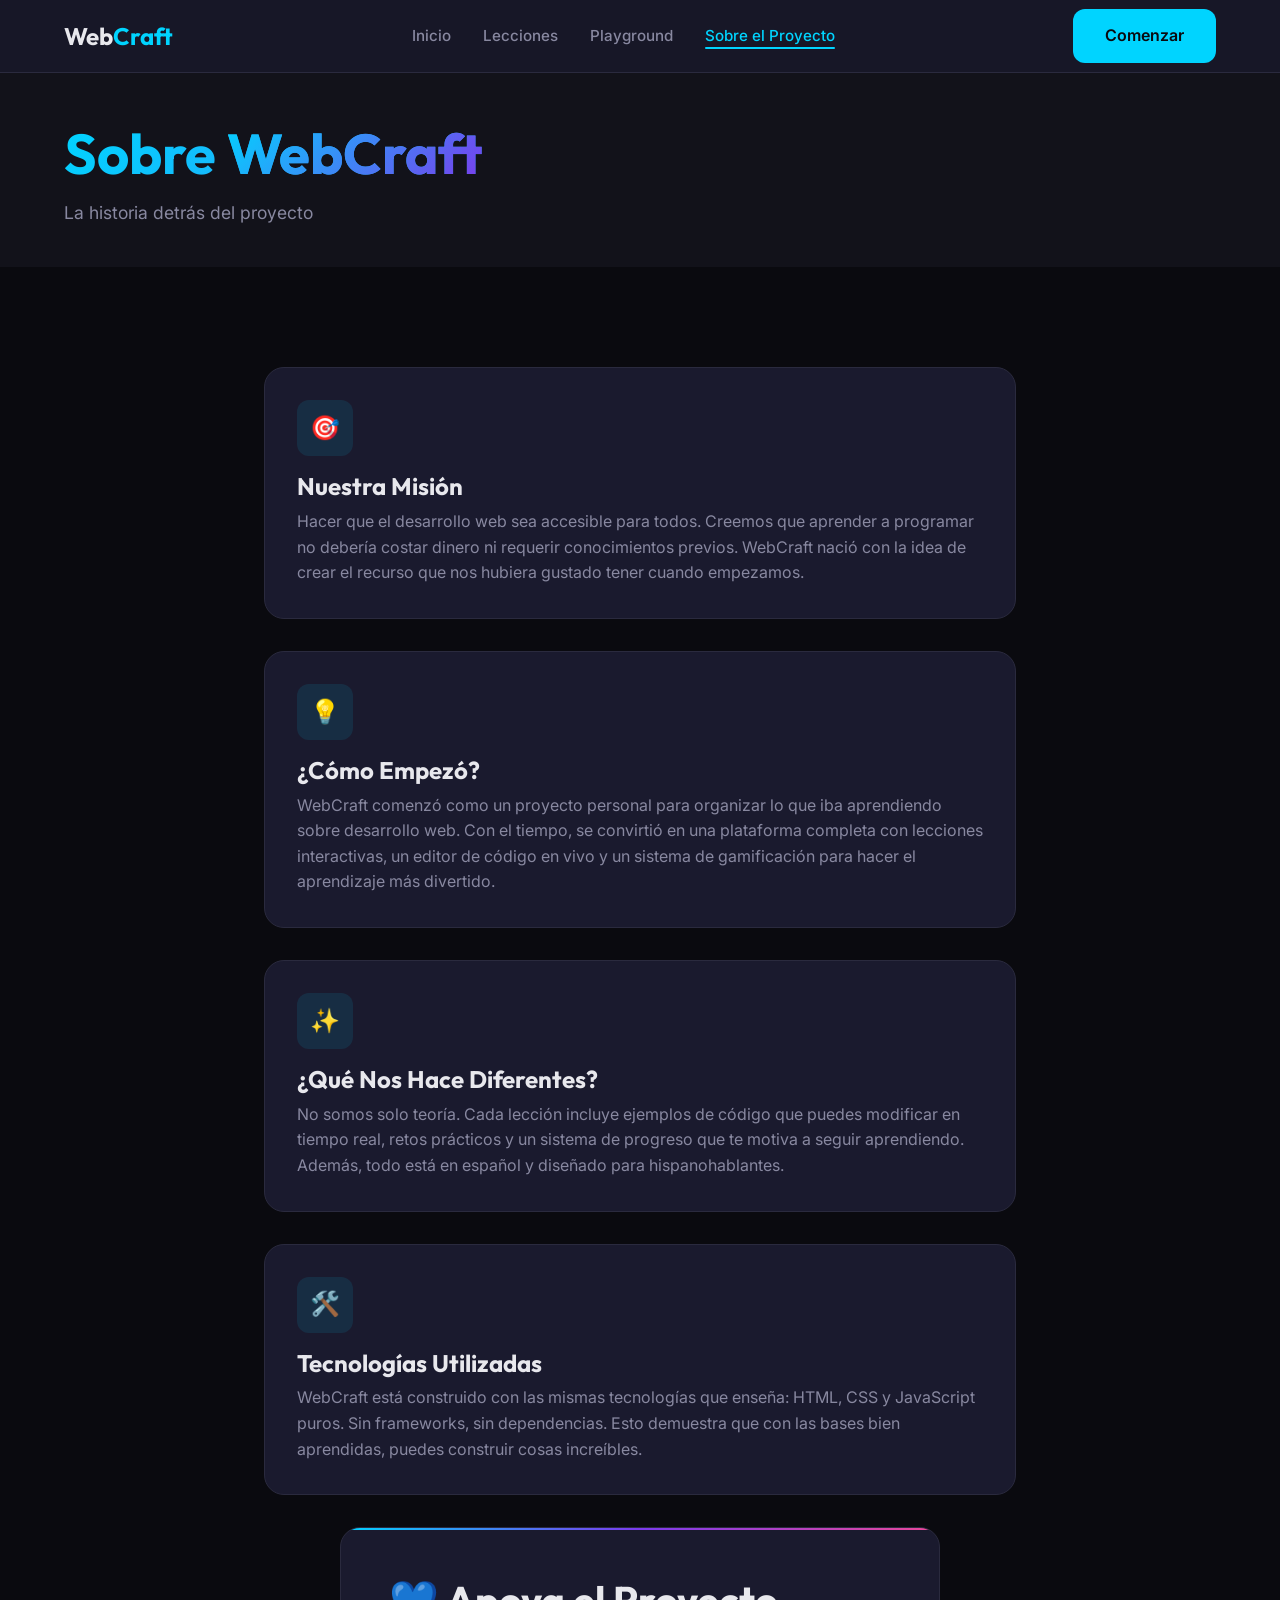
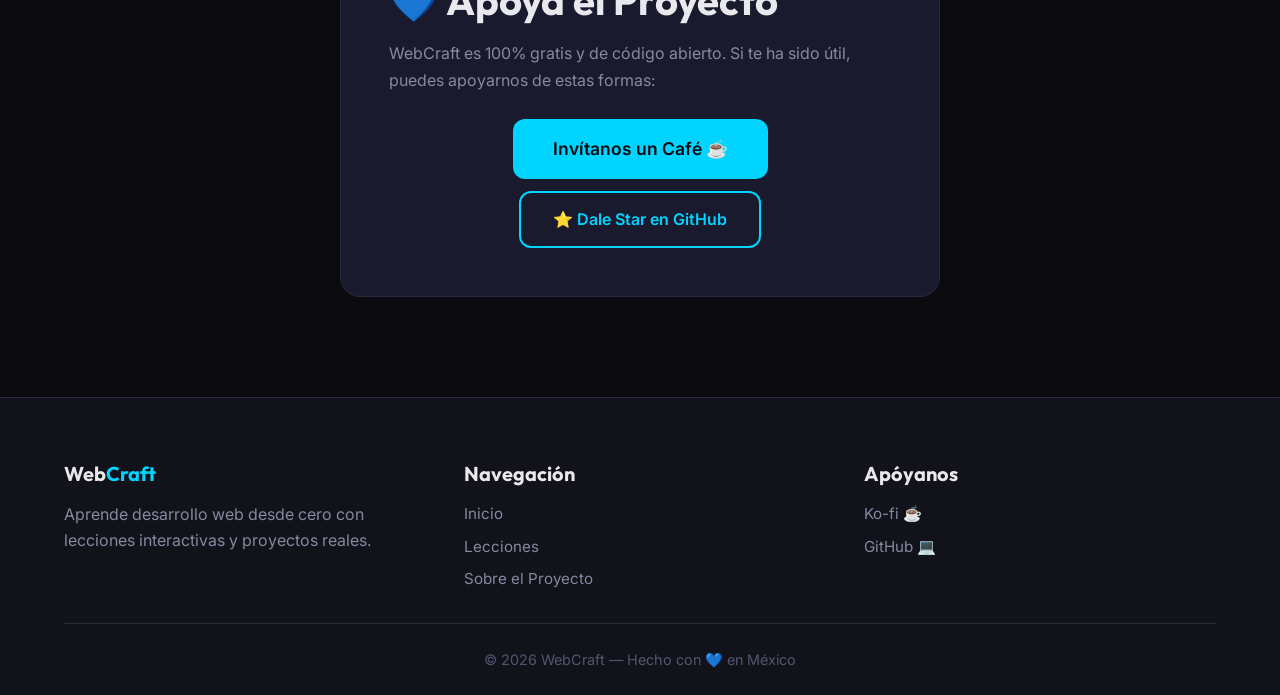
<file: about.html>
<!DOCTYPE html>
<html lang="es">
<head>
  <meta charset="UTF-8">
  <meta name="viewport" content="width=device-width, initial-scale=1.0">
  <meta name="description" content="Conoce la historia detrás de WebCraft, una plataforma gratuita para aprender desarrollo web.">
  <meta property="og:title" content="Sobre el Proyecto — WebCraft">
  <meta property="og:description" content="Conoce la historia detrás de WebCraft, una plataforma gratuita para aprender desarrollo web.">
  <meta property="og:type" content="website">
  <meta property="og:image" content="https://martin08339.github.io/webcraft/preview.png">
  <meta property="og:url" content="https://martin08339.github.io/webcraft/">
  
  <title>Sobre el Proyecto — WebCraft</title>
  <link rel="icon" href="data:image/svg+xml,<svg xmlns='http://www.w3.org/2000/svg' viewBox='0 0 100 100'><text y='.9em' font-size='90'>🌐</text></svg>">
  <link rel="stylesheet" href="css/styles.css">
  <link rel="stylesheet" href="css/components.css">
  <link rel="stylesheet" href="css/responsive.css">
</head>
<body>
  <header class="header" id="header">
    <nav class="nav container">
      <a href="index.html" class="nav-logo">Web<span>Craft</span></a>
      <ul class="nav-links" id="navLinks">
        <li><a href="index.html">Inicio</a></li>
        <li><a href="lecciones.html">Lecciones</a></li>
        <li><a href="playground.html">Playground</a></li>
        <li><a href="about.html" class="active">Sobre el Proyecto</a></li>
      </ul>
      <a href="lecciones.html" class="btn btn-primary nav-cta">Comenzar</a>
      <button class="hamburger" id="hamburger" aria-label="Menú">
        <span></span><span></span><span></span>
      </button>
    </nav>
  </header>

  <section class="lesson-header">
    <div class="container">
      <h1 class="animate-on-scroll">Sobre <span class="gradient-text">WebCraft</span></h1>
      <p style="color: var(--text-secondary); margin-top: 12px; font-size: 1.1rem;" class="animate-on-scroll">La historia detrás del proyecto</p>
    </div>
  </section>

  <section class="section">
    <div class="container" style="max-width: 800px;">
      <div class="feature-card animate-on-scroll" style="margin-bottom: 32px;">
        <div class="feature-icon">🎯</div>
        <h3>Nuestra Misión</h3>
        <p>Hacer que el desarrollo web sea accesible para todos. Creemos que aprender a programar no debería costar dinero ni requerir conocimientos previos. WebCraft nació con la idea de crear el recurso que nos hubiera gustado tener cuando empezamos.</p>
      </div>

      <div class="feature-card animate-on-scroll" style="margin-bottom: 32px;">
        <div class="feature-icon">💡</div>
        <h3>¿Cómo Empezó?</h3>
        <p>WebCraft comenzó como un proyecto personal para organizar lo que iba aprendiendo sobre desarrollo web. Con el tiempo, se convirtió en una plataforma completa con lecciones interactivas, un editor de código en vivo y un sistema de gamificación para hacer el aprendizaje más divertido.</p>
      </div>

      <div class="feature-card animate-on-scroll" style="margin-bottom: 32px;">
        <div class="feature-icon">✨</div>
        <h3>¿Qué Nos Hace Diferentes?</h3>
        <p>No somos solo teoría. Cada lección incluye ejemplos de código que puedes modificar en tiempo real, retos prácticos y un sistema de progreso que te motiva a seguir aprendiendo. Además, todo está en español y diseñado para hispanohablantes.</p>
      </div>

      <div class="feature-card animate-on-scroll" style="margin-bottom: 32px;">
        <div class="feature-icon">🛠️</div>
        <h3>Tecnologías Utilizadas</h3>
        <p>WebCraft está construido con las mismas tecnologías que enseña: HTML, CSS y JavaScript puros. Sin frameworks, sin dependencias. Esto demuestra que con las bases bien aprendidas, puedes construir cosas increíbles.</p>
      </div>

      <div class="donate-card animate-on-scroll">
        <h2>💙 Apoya el Proyecto</h2>
        <p class="mt-2" style="color: var(--text-secondary); line-height: 1.7;">WebCraft es 100% gratis y de código abierto. Si te ha sido útil, puedes apoyarnos de estas formas:</p>
        <div style="display: flex; flex-direction: column; gap: 12px; margin-top: 24px; align-items: center;">
          <a href="https://ko-fi.com/webcraft_dev" target="_blank" rel="noopener noreferrer" class="btn btn-primary">Invítanos un Café ☕</a>
          <a href="https://github.com/martin08339/webcraft" target="_blank" rel="noopener noreferrer" class="btn btn-secondary">⭐ Dale Star en GitHub</a>
        </div>
      </div>
    </div>
  </section>

  <footer class="footer">
    <div class="container">
      <div class="footer-grid">
        <div class="footer-col">
          <h4>Web<span style="color: var(--accent-cyan)">Craft</span></h4>
          <p style="color: var(--text-secondary); margin-top: 8px; line-height: 1.6;">Aprende desarrollo web desde cero con lecciones interactivas y proyectos reales.</p>
        </div>
        <div class="footer-col">
          <h4>Navegación</h4>
          <a href="index.html">Inicio</a>
          <a href="lecciones.html">Lecciones</a>
          <a href="about.html">Sobre el Proyecto</a>
        </div>
        <div class="footer-col">
          <h4>Apóyanos</h4>
          <a href="https://ko-fi.com/webcraft_dev" target="_blank" rel="noopener noreferrer">Ko-fi ☕</a>
          <a href="https://github.com/martin08339/webcraft" target="_blank" rel="noopener noreferrer">GitHub 💻</a>
        </div>
      </div>
      <div class="footer-bottom">
        <p>© 2026 WebCraft — Hecho con 💙 en México</p>
      </div>
    </div>
  </footer>

  <script src="js/lessons.js"></script>
  <script src="js/progress.js"></script>
  <script src="js/badges.js"></script>
  <script src="js/editor.js"></script>
  <script src="js/sounds.js"></script>
  <script src="js/main.js"></script>
</body>
</html>
</file>
<file: css/styles.css>
/* ============================================
   WebCraft - Main Design System
   Premium Dark Theme for Web Development Learning
   ============================================ */

/* ---------- Google Fonts ---------- */
@import url('https://fonts.googleapis.com/css2?family=Fira+Code:wght@400;500&family=Inter:wght@400;500&family=Outfit:wght@400;500;600;700&display=swap');

/* ============================================
   CSS Custom Properties (Design Tokens)
   ============================================ */
:root {
  /* Backgrounds */
  --bg-primary: #0a0a0f;
  --bg-secondary: #12121a;
  --bg-card: #1a1a2e;
  --bg-card-hover: #1e1e36;

  /* Accent Colors */
  --accent-cyan: #00d4ff;
  --accent-purple: #7c3aed;
  --accent-pink: #ec4899;
  --accent-green: #10b981;

  /* Text Colors */
  --text-primary: #e8e8ed;
  --text-secondary: #8888a0;
  --text-muted: #555570;

  /* Semantic Colors */
  --danger: #ef4444;
  --warning: #f59e0b;

  /* Borders & Shadows */
  --border: #2a2a3e;
  --shadow: 0 4px 24px rgba(0, 0, 0, 0.4);
  --glass: rgba(26, 26, 46, 0.7);

  /* Radii */
  --radius: 12px;
  --radius-lg: 20px;

  /* Transitions */
  --transition: all 0.3s ease;
}

[data-theme="light"] {
  /* Backgrounds */
  --bg-primary: #f8fafc;
  --bg-secondary: #ffffff;
  --bg-card: #f1f5f9;
  --bg-card-hover: #e2e8f0;

  /* Accent Colors (Slightly adjusted for light mode if needed) */
  --accent-cyan: #0284c7; /* Darker cyan for readability */
  --accent-purple: #6d28d9;
  --accent-pink: #db2777;
  --accent-green: #059669;

  /* Text Colors */
  --text-primary: #0f172a;
  --text-secondary: #475569;
  --text-muted: #64748b;

  /* Borders & Shadows */
  --border: #cbd5e1;
  --shadow: 0 4px 12px rgba(0, 0, 0, 0.05);
  --glass: rgba(255, 255, 255, 0.8);
}

/* ============================================
   Global Reset
   ============================================ */
*,
*::before,
*::after {
  box-sizing: border-box;
  margin: 0;
  padding: 0;
}

html {
  scroll-behavior: smooth;
}

body {
  background-color: var(--bg-primary);
  color: var(--text-primary);
  font-family: 'Inter', -apple-system, BlinkMacSystemFont, 'Segoe UI', sans-serif;
  line-height: 1.6;
  -webkit-font-smoothing: antialiased;
  -moz-osx-font-smoothing: grayscale;
  overflow-x: hidden;
}

/* ============================================
   Typography
   ============================================ */
h1, h2, h3, h4, h5, h6 {
  font-family: 'Outfit', sans-serif;
  color: var(--text-primary);
  line-height: 1.2;
  font-weight: 700;
}

h1 {
  font-size: 3.5rem;
  background: linear-gradient(135deg, var(--accent-cyan), var(--accent-purple));
  -webkit-background-clip: text;
  background-clip: text;
  -webkit-text-fill-color: transparent;
}

h2 {
  font-size: 2.5rem;
}

h3 {
  font-size: 1.5rem;
}

h4 {
  font-size: 1.25rem;
}

h5 {
  font-size: 1.1rem;
}

h6 {
  font-size: 1rem;
}

/* Gradient text utility */
.gradient-text {
  background: linear-gradient(135deg, var(--accent-cyan), var(--accent-purple));
  -webkit-background-clip: text;
  background-clip: text;
  -webkit-text-fill-color: transparent;
}

a {
  color: var(--accent-cyan);
  text-decoration: none;
  transition: var(--transition);
}

a:hover {
  color: var(--accent-purple);
}

/* ============================================
   Layout
   ============================================ */
.container {
  max-width: 1200px;
  margin: 0 auto;
  padding: 0 24px;
}

.section {
  padding: 100px 0;
}

.section-title {
  text-align: center;
  font-size: 2.5rem;
  margin-bottom: 12px;
  background: linear-gradient(135deg, var(--accent-cyan), var(--accent-purple));
  -webkit-background-clip: text;
  background-clip: text;
  -webkit-text-fill-color: transparent;
}

.section-subtitle {
  text-align: center;
  color: var(--text-secondary);
  font-size: 1.1rem;
  max-width: 600px;
  margin: 0 auto 48px;
}

/* Grid system */
.grid-2 {
  display: grid;
  grid-template-columns: repeat(2, 1fr);
  gap: 24px;
}

.grid-3 {
  display: grid;
  grid-template-columns: repeat(3, 1fr);
  gap: 24px;
}

.grid-4 {
  display: grid;
  grid-template-columns: repeat(4, 1fr);
  gap: 24px;
}

/* ============================================
   Header & Navigation
   ============================================ */
.header {
  position: fixed;
  top: 0;
  left: 0;
  width: 100%;
  z-index: 1000;
  background: var(--glass);
  backdrop-filter: blur(20px);
  -webkit-backdrop-filter: blur(20px);
  border-bottom: 1px solid var(--border);
  transition: var(--transition);
}

.header.scrolled {
  background: rgba(10, 10, 15, 0.92);
  box-shadow: 0 2px 20px rgba(0, 0, 0, 0.3);
}

.nav {
  display: flex;
  justify-content: space-between;
  align-items: center;
  height: 72px;
}

.nav-logo {
  font-family: 'Outfit', sans-serif;
  font-weight: 700;
  font-size: 1.5rem;
  color: var(--text-primary);
}

.nav-logo span {
  color: var(--accent-cyan);
}

.nav-links {
  display: flex;
  gap: 32px;
  list-style: none;
  align-items: center;
}

.nav-links a {
  color: var(--text-secondary);
  font-size: 0.95rem;
  font-weight: 500;
  transition: var(--transition);
  position: relative;
}

.nav-links a:hover {
  color: var(--text-primary);
}

.nav-links a.active {
  color: var(--accent-cyan);
}

.nav-links a.active::after {
  content: '';
  position: absolute;
  bottom: -4px;
  left: 0;
  width: 100%;
  height: 2px;
  background: var(--accent-cyan);
  border-radius: 2px;
}

.nav-cta {
  background: var(--accent-cyan);
  color: #0a0a0f;
  padding: 10px 24px;
  border-radius: var(--radius);
  font-weight: 600;
  font-size: 0.9rem;
  border: none;
  cursor: pointer;
  transition: var(--transition);
  font-family: 'Inter', sans-serif;
}

.nav-cta:hover {
  box-shadow: 0 0 20px rgba(0, 212, 255, 0.3);
  transform: translateY(-1px);
}

/* Hamburger menu - hidden by default */
.hamburger {
  display: none;
  flex-direction: column;
  gap: 5px;
  cursor: pointer;
  background: none;
  border: none;
  padding: 4px;
}

.hamburger span {
  display: block;
  width: 24px;
  height: 2px;
  background: var(--text-primary);
  border-radius: 2px;
  transition: var(--transition);
}

/* ============================================
   Hero Section
   ============================================ */
.hero {
  min-height: 100vh;
  display: flex;
  align-items: center;
  justify-content: center;
  position: relative;
  overflow: hidden;
}

.hero::before {
  content: '';
  position: absolute;
  top: -50%;
  left: -50%;
  width: 200%;
  height: 200%;
  background: radial-gradient(
    ellipse at 30% 50%,
    rgba(0, 212, 255, 0.08) 0%,
    rgba(124, 58, 237, 0.06) 30%,
    rgba(236, 72, 153, 0.04) 60%,
    transparent 80%
  );
  animation: gradient 15s ease infinite;
  z-index: 0;
}

.hero-content {
  position: relative;
  z-index: 1;
  text-align: center;
  max-width: 800px;
  padding: 0 24px;
}

.hero h1 {
  font-size: clamp(2.5rem, 5vw, 4rem);
  margin-bottom: 20px;
  line-height: 1.1;
}

.hero p {
  font-size: 1.2rem;
  color: var(--text-secondary);
  max-width: 600px;
  margin: 0 auto;
  line-height: 1.7;
}

.hero-buttons {
  display: flex;
  gap: 16px;
  justify-content: center;
  margin-top: 32px;
  flex-wrap: wrap;
}

/* ============================================
   Buttons
   ============================================ */
.btn {
  padding: 14px 32px;
  border-radius: var(--radius);
  font-weight: 600;
  cursor: pointer;
  transition: var(--transition);
  font-size: 1rem;
  border: none;
  font-family: 'Inter', sans-serif;
  display: inline-flex;
  align-items: center;
  gap: 8px;
}

.btn:hover {
  transform: translateY(-2px);
}

.btn-primary {
  background: var(--accent-cyan);
  color: #0a0a0f;
}

.btn-primary:hover {
  box-shadow: 0 0 30px rgba(0, 212, 255, 0.4), 0 0 60px rgba(0, 212, 255, 0.15);
}

.btn-secondary {
  background: transparent;
  border: 2px solid var(--accent-cyan);
  color: var(--accent-cyan);
}

.btn-secondary:hover {
  background: rgba(0, 212, 255, 0.1);
}

.btn-ghost {
  background: transparent;
  color: var(--text-secondary);
}

.btn-ghost:hover {
  color: var(--text-primary);
}

/* ============================================
   Stats Section
   ============================================ */
.stats {
  display: flex;
  justify-content: center;
  gap: 64px;
  padding: 48px 0;
}

.stat-item {
  text-align: center;
}

.stat-number {
  font-size: 2.5rem;
  font-weight: 700;
  color: var(--accent-cyan);
  font-family: 'Outfit', sans-serif;
  line-height: 1;
}

.stat-label {
  color: var(--text-secondary);
  margin-top: 4px;
  font-size: 0.95rem;
}

/* ============================================
   Feature Cards
   ============================================ */
.features-grid {
  display: grid;
  grid-template-columns: repeat(3, 1fr);
  gap: 24px;
}

.feature-card {
  background: var(--bg-card);
  padding: 32px;
  border-radius: var(--radius-lg);
  border: 1px solid var(--border);
  transition: var(--transition);
  position: relative;
  overflow: hidden;
}

.feature-card:hover {
  transform: translateY(-4px);
  border-color: rgba(0, 212, 255, 0.3);
  box-shadow: 0 8px 32px rgba(0, 0, 0, 0.3);
}

.feature-card::before {
  content: '';
  position: absolute;
  top: 0;
  left: 0;
  width: 100%;
  height: 2px;
  background: linear-gradient(90deg, var(--accent-cyan), var(--accent-purple), var(--accent-pink));
  opacity: 0;
  transition: var(--transition);
}

.feature-card:hover::before {
  opacity: 1;
}

.feature-icon {
  width: 56px;
  height: 56px;
  border-radius: 12px;
  background: rgba(0, 212, 255, 0.1);
  display: flex;
  align-items: center;
  justify-content: center;
  font-size: 24px;
  margin-bottom: 16px;
}

.feature-card h3 {
  margin-bottom: 8px;
}

.feature-card p {
  color: var(--text-secondary);
  line-height: 1.6;
}

/* ============================================
   Steps / How It Works
   ============================================ */
.steps {
  display: flex;
  gap: 32px;
  align-items: flex-start;
}

.step {
  flex: 1;
  text-align: center;
  position: relative;
}

.step-number {
  width: 48px;
  height: 48px;
  border-radius: 50%;
  background: var(--accent-purple);
  color: white;
  font-weight: 700;
  font-size: 1.2rem;
  margin: 0 auto 16px;
  display: flex;
  align-items: center;
  justify-content: center;
  font-family: 'Outfit', sans-serif;
}

/* Connector line between steps */
.step::after {
  content: '';
  position: absolute;
  top: 24px;
  left: calc(50% + 32px);
  width: calc(100% - 64px);
  height: 2px;
  background: linear-gradient(90deg, var(--accent-purple), var(--accent-cyan));
  opacity: 0.3;
}

.step:last-child::after {
  display: none;
}

.step h3 {
  margin-bottom: 8px;
  font-size: 1.15rem;
}

.step p {
  color: var(--text-secondary);
  font-size: 0.95rem;
  line-height: 1.5;
}

/* ============================================
   Footer
   ============================================ */
.footer {
  background: var(--bg-secondary);
  padding: 64px 0 24px;
  border-top: 1px solid var(--border);
}

.footer-grid {
  display: grid;
  grid-template-columns: repeat(3, 1fr);
  gap: 48px;
}

.footer-col h4 {
  margin-bottom: 16px;
  color: var(--text-primary);
  font-family: 'Outfit', sans-serif;
}

.footer-col a {
  display: block;
  color: var(--text-secondary);
  margin-bottom: 8px;
  font-size: 0.95rem;
  transition: var(--transition);
}

.footer-col a:hover {
  color: var(--accent-cyan);
  transform: translateX(4px);
}

.footer-bottom {
  text-align: center;
  padding-top: 24px;
  margin-top: 24px;
  border-top: 1px solid var(--border);
  color: var(--text-muted);
  font-size: 0.9rem;
}

/* ============================================
   Donation Section
   ============================================ */
.donate-section {
  text-align: center;
  padding: 80px 0;
  position: relative;
}

.donate-card {
  background: var(--bg-card);
  max-width: 600px;
  margin: 0 auto;
  padding: 48px;
  border-radius: var(--radius-lg);
  border: 1px solid var(--border);
  position: relative;
  overflow: hidden;
}

.donate-card::before {
  content: '';
  position: absolute;
  top: 0;
  left: 0;
  width: 100%;
  height: 2px;
  background: linear-gradient(90deg, var(--accent-cyan), var(--accent-purple), var(--accent-pink));
}

.donate-card h2 {
  margin-bottom: 12px;
}

.donate-card p {
  color: var(--text-secondary);
  margin-bottom: 24px;
  line-height: 1.6;
}

.donate-card .btn-primary {
  font-size: 1.1rem;
  padding: 16px 40px;
}

/* ============================================
   Keyframe Animations
   ============================================ */

/* Fade in from below */
@keyframes fadeInUp {
  from {
    opacity: 0;
    transform: translateY(30px);
  }
  to {
    opacity: 1;
    transform: translateY(0);
  }
}

/* Subtle floating motion */
@keyframes float {
  0%, 100% {
    transform: translateY(0);
  }
  50% {
    transform: translateY(-10px);
  }
}

/* Gradient background shift for hero */
@keyframes gradient {
  0% {
    background-position: 0% 50%;
  }
  50% {
    background-position: 100% 50%;
  }
  100% {
    background-position: 0% 50%;
  }
}

/* Glow pulse for buttons */
@keyframes glow {
  0%, 100% {
    box-shadow: 0 0 5px rgba(0, 212, 255, 0.2);
  }
  50% {
    box-shadow: 0 0 20px rgba(0, 212, 255, 0.4), 0 0 40px rgba(0, 212, 255, 0.1);
  }
}

/* Slide in from right */
@keyframes slideInRight {
  from {
    opacity: 0;
    transform: translateX(40px);
  }
  to {
    opacity: 1;
    transform: translateX(0);
  }
}

/* Confetti celebration */
@keyframes confetti {
  0% {
    transform: translateY(-100vh) rotate(0deg);
    opacity: 1;
  }
  100% {
    transform: translateY(100vh) rotate(720deg);
    opacity: 0;
  }
}

/* Scroll-triggered animation class */
.animate-on-scroll {
  opacity: 0;
  transform: translateY(30px);
}

.animate-on-scroll.visible {
  opacity: 1;
  transform: translateY(0);
  transition: opacity 0.6s ease, transform 0.6s ease;
}

/* ============================================
   Utility Classes
   ============================================ */

/* Text alignment */
.text-center {
  text-align: center;
}

/* Text colors */
.text-cyan {
  color: var(--accent-cyan);
}

.text-purple {
  color: var(--accent-purple);
}

.text-green {
  color: var(--accent-green);
}

/* Margin top */
.mt-1 {
  margin-top: 8px;
}

.mt-2 {
  margin-top: 16px;
}

.mt-3 {
  margin-top: 24px;
}

.mt-4 {
  margin-top: 32px;
}

/* Margin bottom */
.mb-1 {
  margin-bottom: 8px;
}

.mb-2 {
  margin-bottom: 16px;
}

.mb-3 {
  margin-bottom: 24px;
}

.mb-4 {
  margin-bottom: 32px;
}

/* Hidden utility */
.hidden {
  display: none;
}
</file>
<file: css/components.css>
/* ============================================
   WebCraft - Component Styles
   Reusable UI components for the learning platform
   ============================================ */

/* ============================================
   Progress Bar
   ============================================ */
.progress-container {
  background: var(--bg-secondary);
  border-radius: 999px;
  height: 12px;
  overflow: hidden;
  width: 100%;
}

.progress-bar {
  height: 100%;
  background: linear-gradient(90deg, var(--accent-cyan), var(--accent-purple));
  border-radius: 999px;
  transition: width 0.5s ease;
  position: relative;
}

/* Shimmer animation on the progress bar */
.progress-bar::after {
  content: '';
  position: absolute;
  top: 0;
  left: 0;
  width: 100%;
  height: 100%;
  background: linear-gradient(
    90deg,
    transparent 0%,
    rgba(255, 255, 255, 0.2) 50%,
    transparent 100%
  );
  animation: shimmer 2s infinite;
  border-radius: 999px;
}

@keyframes shimmer {
  0% {
    transform: translateX(-100%);
  }
  100% {
    transform: translateX(100%);
  }
}

.progress-info {
  display: flex;
  justify-content: space-between;
  margin-bottom: 8px;
  align-items: center;
}

.progress-text {
  color: var(--text-secondary);
  font-size: 0.9rem;
}

.progress-percentage {
  color: var(--accent-cyan);
  font-weight: 600;
  font-size: 0.9rem;
}

/* ============================================
   Roadmap / Lesson Cards
   ============================================ */
.roadmap {
  position: relative;
  padding-left: 40px;
}

/* Vertical timeline line */
.roadmap::before {
  content: '';
  position: absolute;
  left: 16px;
  top: 0;
  bottom: 0;
  width: 2px;
  background: var(--border);
}

.roadmap-item {
  position: relative;
  margin-bottom: 32px;
  padding-left: 32px;
}

/* Timeline dot */
.roadmap-dot {
  width: 32px;
  height: 32px;
  border-radius: 50%;
  position: absolute;
  left: -40px;
  top: 4px;
  background: var(--bg-card);
  border: 3px solid var(--border);
  z-index: 1;
  display: flex;
  align-items: center;
  justify-content: center;
  font-size: 14px;
  transition: var(--transition);
}

/* Completed state */
.roadmap-item.completed .roadmap-dot {
  border-color: var(--accent-green);
  background: rgba(16, 185, 129, 0.2);
}

/* Available / current state */
.roadmap-item.available .roadmap-dot {
  border-color: var(--accent-cyan);
  background: rgba(0, 212, 255, 0.2);
  animation: glow 2s ease-in-out infinite;
}

/* Locked state */
.roadmap-item.locked .roadmap-dot {
  border-color: var(--text-muted);
}

/* Roadmap card */
.roadmap-card {
  background: var(--bg-card);
  padding: 24px;
  border-radius: var(--radius);
  border: 1px solid var(--border);
  cursor: pointer;
  transition: var(--transition);
}

.roadmap-card:hover {
  border-color: rgba(0, 212, 255, 0.3);
  transform: translateX(4px);
}

.roadmap-card.locked {
  opacity: 0.5;
  cursor: not-allowed;
}

.roadmap-card.locked:hover {
  border-color: var(--border);
  transform: none;
}

.roadmap-card h3 {
  display: flex;
  align-items: center;
  gap: 8px;
  font-size: 1.15rem;
}

.roadmap-meta {
  display: flex;
  gap: 16px;
  margin-top: 8px;
  font-size: 0.85rem;
  color: var(--text-secondary);
  flex-wrap: wrap;
}

/* Lesson category badges */
.lesson-badge {
  padding: 2px 10px;
  border-radius: 999px;
  font-size: 0.75rem;
  font-weight: 600;
  text-transform: uppercase;
  letter-spacing: 0.5px;
}

.lesson-badge.html {
  background: rgba(249, 115, 22, 0.15);
  color: #f97316;
}

.lesson-badge.css {
  background: rgba(59, 130, 246, 0.15);
  color: #3b82f6;
}

.lesson-badge.js {
  background: rgba(234, 179, 8, 0.15);
  color: #eab308;
}

/* ============================================
   Code Editor
   ============================================ */
.editor-container {
  background: #0d1117;
  border-radius: var(--radius);
  overflow: hidden;
  border: 1px solid var(--border);
}

.editor-header {
  display: flex;
  justify-content: space-between;
  align-items: center;
  padding: 12px 16px;
  background: #161b22;
  border-bottom: 1px solid var(--border);
}

.editor-tabs {
  display: flex;
  gap: 4px;
}

.editor-tab {
  padding: 6px 16px;
  border-radius: 6px;
  font-size: 0.85rem;
  cursor: pointer;
  color: var(--text-secondary);
  background: transparent;
  border: none;
  font-family: 'Inter', sans-serif;
  transition: var(--transition);
}

.editor-tab:hover {
  color: var(--text-primary);
  background: rgba(255, 255, 255, 0.05);
}

.editor-tab.active {
  background: rgba(0, 212, 255, 0.1);
  color: var(--accent-cyan);
}

.editor-actions {
  display: flex;
  gap: 8px;
}

.editor-textarea {
  width: 100%;
  min-height: 200px;
  background: transparent;
  color: #e6edf3;
  font-family: 'Fira Code', monospace;
  font-size: 0.9rem;
  padding: 16px;
  border: none;
  outline: none;
  resize: vertical;
  line-height: 1.6;
  tab-size: 2;
}

.editor-textarea::placeholder {
  color: var(--text-muted);
}

.editor-preview {
  padding: 16px;
  background: white;
  min-height: 150px;
  border-radius: 0 0 var(--radius) var(--radius);
}

.editor-preview iframe {
  width: 100%;
  min-height: 150px;
  border: none;
  border-radius: 4px;
  background: white;
}

/* Editor action buttons */
.btn-run {
  background: var(--accent-green);
  color: white;
  padding: 8px 20px;
  border-radius: 8px;
  font-weight: 600;
  font-size: 0.85rem;
  border: none;
  cursor: pointer;
  font-family: 'Inter', sans-serif;
  transition: var(--transition);
  display: inline-flex;
  align-items: center;
  gap: 6px;
}

.btn-run:hover {
  box-shadow: 0 0 20px rgba(16, 185, 129, 0.3);
  transform: translateY(-1px);
}

.btn-reset {
  background: transparent;
  border: 1px solid var(--border);
  color: var(--text-secondary);
  padding: 8px 20px;
  border-radius: 8px;
  cursor: pointer;
  font-family: 'Inter', sans-serif;
  font-size: 0.85rem;
  transition: var(--transition);
}

.btn-reset:hover {
  border-color: var(--text-secondary);
  color: var(--text-primary);
}

/* ============================================
   Badge / Achievement Cards
   ============================================ */
.badges-grid {
  display: grid;
  grid-template-columns: repeat(4, 1fr);
  gap: 16px;
}

.badge-card {
  background: var(--bg-card);
  padding: 20px;
  border-radius: var(--radius);
  text-align: center;
  border: 1px solid var(--border);
  transition: var(--transition);
}

.badge-card:hover {
  transform: translateY(-2px);
}

.badge-card.unlocked {
  border-color: rgba(16, 185, 129, 0.4);
  background: rgba(16, 185, 129, 0.05);
}

.badge-card.locked {
  opacity: 0.4;
  filter: grayscale(1);
}

.badge-card.locked:hover {
  transform: none;
}

.badge-icon {
  font-size: 2.5rem;
  margin-bottom: 8px;
  display: block;
}

.badge-name {
  font-weight: 600;
  font-size: 0.9rem;
  color: var(--text-primary);
}

.badge-desc {
  font-size: 0.8rem;
  color: var(--text-secondary);
  margin-top: 4px;
  line-height: 1.4;
}

/* ============================================
   Lesson Page Components
   ============================================ */
.lesson-header {
  padding: 120px 0 40px;
  background: var(--bg-secondary);
}

.lesson-title {
  font-size: 2rem;
  font-family: 'Outfit', sans-serif;
}

.lesson-meta {
  display: flex;
  gap: 20px;
  margin-top: 12px;
  color: var(--text-secondary);
  font-size: 0.9rem;
  flex-wrap: wrap;
  align-items: center;
}

.lesson-content {
  padding: 48px 0;
  max-width: 800px;
  margin: 0 auto;
}

.lesson-content h2 {
  margin-top: 40px;
  margin-bottom: 16px;
  color: var(--text-primary);
  font-size: 1.75rem;
}

.lesson-content h3 {
  margin-top: 24px;
  margin-bottom: 12px;
  font-size: 1.3rem;
}

.lesson-content p {
  line-height: 1.8;
  margin-bottom: 16px;
  color: var(--text-secondary);
}

/* Inline code */
.lesson-content code {
  background: var(--bg-card);
  padding: 2px 8px;
  border-radius: 4px;
  font-family: 'Fira Code', monospace;
  font-size: 0.9em;
  color: var(--accent-cyan);
}

/* Code blocks */
.lesson-content pre {
  background: #0d1117;
  padding: 20px;
  border-radius: var(--radius);
  overflow-x: auto;
  margin: 16px 0;
  border: 1px solid var(--border);
}

.lesson-content pre code {
  background: transparent;
  padding: 0;
  color: #e6edf3;
  font-size: 0.9rem;
  line-height: 1.6;
}

/* Lists */
.lesson-content ul,
.lesson-content ol {
  padding-left: 24px;
  margin-bottom: 16px;
}

.lesson-content li {
  margin-bottom: 8px;
  line-height: 1.6;
  color: var(--text-secondary);
}

/* Lesson navigation (prev/next) */
.lesson-nav {
  display: flex;
  justify-content: space-between;
  padding: 40px 0;
  border-top: 1px solid var(--border);
  margin-top: 48px;
}

.lesson-nav a {
  display: flex;
  align-items: center;
  gap: 8px;
  color: var(--text-secondary);
  font-weight: 500;
  transition: var(--transition);
}

.lesson-nav a:hover {
  color: var(--accent-cyan);
}

/* Lesson complete section */
.lesson-complete-section {
  text-align: center;
  padding: 40px;
  background: var(--bg-card);
  border-radius: var(--radius-lg);
  margin: 40px 0;
  border: 1px solid var(--border);
}

.lesson-complete-section h3 {
  margin-bottom: 8px;
}

.lesson-complete-section p {
  color: var(--text-secondary);
  margin-bottom: 20px;
}

/* ============================================
   Modal
   ============================================ */
.modal-overlay {
  position: fixed;
  inset: 0;
  background: rgba(0, 0, 0, 0.7);
  backdrop-filter: blur(4px);
  -webkit-backdrop-filter: blur(4px);
  z-index: 2000;
  display: flex;
  align-items: center;
  justify-content: center;
  opacity: 0;
  pointer-events: none;
  transition: var(--transition);
}

.modal-overlay.active {
  opacity: 1;
  pointer-events: all;
}

.modal {
  background: var(--bg-card);
  padding: 48px;
  border-radius: var(--radius-lg);
  text-align: center;
  max-width: 400px;
  width: 90%;
  transform: scale(0.9);
  transition: transform 0.3s ease, opacity 0.3s ease;
  border: 1px solid var(--border);
  position: relative;
}

.modal-overlay.active .modal {
  transform: scale(1);
}

.modal-icon {
  font-size: 4rem;
  margin-bottom: 16px;
  display: block;
}

.modal h2 {
  margin-bottom: 8px;
  font-size: 1.5rem;
}

.modal p {
  color: var(--text-secondary);
  margin-bottom: 24px;
  line-height: 1.6;
}

/* ============================================
   Toast Notification
   ============================================ */
.toast {
  position: fixed;
  bottom: 24px;
  right: 24px;
  background: var(--bg-card);
  padding: 16px 24px;
  border-radius: var(--radius);
  border-left: 4px solid var(--accent-green);
  box-shadow: var(--shadow);
  z-index: 3000;
  transform: translateX(120%);
  transition: transform 0.4s cubic-bezier(0.68, -0.55, 0.27, 1.55);
  max-width: 360px;
}

.toast.show {
  transform: translateX(0);
}

.toast-content {
  display: flex;
  align-items: center;
  gap: 12px;
  color: var(--text-primary);
  font-size: 0.95rem;
}

.toast-content .toast-icon {
  font-size: 1.3rem;
  flex-shrink: 0;
}

/* Toast variants */
.toast.toast-warning {
  border-left-color: var(--warning);
}

.toast.toast-danger {
  border-left-color: var(--danger);
}

.toast.toast-info {
  border-left-color: var(--accent-cyan);
}

/* ============================================
   XP Display
   ============================================ */
.xp-display {
  display: flex;
  align-items: center;
  gap: 8px;
  background: rgba(124, 58, 237, 0.15);
  padding: 8px 16px;
  border-radius: 999px;
  font-weight: 600;
  color: var(--accent-purple);
  font-size: 0.9rem;
}

.xp-display .xp-icon {
  font-size: 1.1rem;
}

/* ============================================
   Category Chips
   ============================================ */
.chip {
  padding: 4px 12px;
  border-radius: 999px;
  font-size: 0.75rem;
  font-weight: 600;
  text-transform: uppercase;
  letter-spacing: 0.5px;
  display: inline-block;
}

.chip-html {
  background: rgba(249, 115, 22, 0.15);
  color: #f97316;
}

.chip-css {
  background: rgba(59, 130, 246, 0.15);
  color: #3b82f6;
}

.chip-js {
  background: rgba(234, 179, 8, 0.15);
  color: #eab308;
}

/* ============================================
   Streak Display
   ============================================ */
.streak-display {
  display: flex;
  align-items: center;
  gap: 6px;
  color: var(--warning);
  font-weight: 600;
  font-size: 0.95rem;
}

.streak-fire {
  animation: flicker 1s ease-in-out infinite alternate;
}

@keyframes flicker {
  0% {
    opacity: 1;
    transform: scale(1);
  }
  50% {
    opacity: 0.8;
    transform: scale(1.1);
  }
  100% {
    opacity: 1;
    transform: scale(1);
  }
}

/* ============================================
   Confetti Animation (CSS Only)
   ============================================ */
.confetti-container {
  position: fixed;
  inset: 0;
  pointer-events: none;
  z-index: 9999;
  overflow: hidden;
}

.confetti-piece {
  position: absolute;
  width: 10px;
  height: 10px;
  top: -10px;
  animation: confetti-fall linear forwards;
}

/* Varying colors for confetti pieces */
.confetti-piece:nth-child(1) {
  background: var(--accent-cyan);
  left: 10%;
  animation-duration: 2.5s;
  animation-delay: 0s;
}

.confetti-piece:nth-child(2) {
  background: var(--accent-purple);
  left: 20%;
  width: 8px;
  height: 12px;
  animation-duration: 3s;
  animation-delay: 0.2s;
}

.confetti-piece:nth-child(3) {
  background: var(--accent-pink);
  left: 30%;
  animation-duration: 2.8s;
  animation-delay: 0.1s;
}

.confetti-piece:nth-child(4) {
  background: var(--accent-green);
  left: 40%;
  width: 12px;
  height: 8px;
  animation-duration: 3.2s;
  animation-delay: 0.3s;
}

.confetti-piece:nth-child(5) {
  background: var(--warning);
  left: 50%;
  animation-duration: 2.6s;
  animation-delay: 0.15s;
}

.confetti-piece:nth-child(6) {
  background: var(--accent-cyan);
  left: 60%;
  width: 8px;
  height: 8px;
  animation-duration: 3.1s;
  animation-delay: 0.25s;
}

.confetti-piece:nth-child(7) {
  background: var(--accent-purple);
  left: 70%;
  animation-duration: 2.9s;
  animation-delay: 0.05s;
}

.confetti-piece:nth-child(8) {
  background: var(--accent-pink);
  left: 80%;
  width: 12px;
  height: 6px;
  animation-duration: 2.7s;
  animation-delay: 0.35s;
}

.confetti-piece:nth-child(9) {
  background: var(--accent-green);
  left: 90%;
  animation-duration: 3.3s;
  animation-delay: 0.4s;
}

.confetti-piece:nth-child(10) {
  background: var(--warning);
  left: 15%;
  width: 6px;
  height: 10px;
  animation-duration: 2.4s;
  animation-delay: 0.1s;
}

.confetti-piece:nth-child(11) {
  background: var(--accent-cyan);
  left: 35%;
  animation-duration: 3.0s;
  animation-delay: 0.22s;
}

.confetti-piece:nth-child(12) {
  background: var(--accent-purple);
  left: 55%;
  width: 10px;
  height: 6px;
  animation-duration: 2.8s;
  animation-delay: 0.18s;
}

.confetti-piece:nth-child(13) {
  background: var(--accent-pink);
  left: 75%;
  animation-duration: 3.4s;
  animation-delay: 0.28s;
}

.confetti-piece:nth-child(14) {
  background: var(--accent-green);
  left: 5%;
  width: 8px;
  height: 8px;
  animation-duration: 2.6s;
  animation-delay: 0.32s;
}

.confetti-piece:nth-child(15) {
  background: var(--warning);
  left: 45%;
  animation-duration: 2.9s;
  animation-delay: 0.08s;
}

.confetti-piece:nth-child(16) {
  background: var(--accent-cyan);
  left: 65%;
  width: 6px;
  height: 12px;
  animation-duration: 3.1s;
  animation-delay: 0.38s;
}

.confetti-piece:nth-child(17) {
  background: var(--accent-purple);
  left: 85%;
  animation-duration: 2.5s;
  animation-delay: 0.12s;
}

.confetti-piece:nth-child(18) {
  background: var(--accent-pink);
  left: 25%;
  width: 10px;
  height: 10px;
  animation-duration: 3.2s;
  animation-delay: 0.42s;
}

.confetti-piece:nth-child(19) {
  background: var(--accent-green);
  left: 95%;
  animation-duration: 2.7s;
  animation-delay: 0.06s;
}

.confetti-piece:nth-child(20) {
  background: var(--warning);
  left: 52%;
  width: 8px;
  height: 10px;
  animation-duration: 3.0s;
  animation-delay: 0.2s;
}

/* Confetti fall animation with rotation and horizontal drift */
@keyframes confetti-fall {
  0% {
    transform: translateY(-10px) translateX(0) rotate(0deg);
    opacity: 1;
  }
  25% {
    transform: translateY(25vh) translateX(15px) rotate(180deg);
    opacity: 1;
  }
  50% {
    transform: translateY(50vh) translateX(-10px) rotate(360deg);
    opacity: 0.8;
  }
  75% {
    transform: translateY(75vh) translateX(20px) rotate(540deg);
    opacity: 0.5;
  }
  100% {
    transform: translateY(100vh) translateX(-5px) rotate(720deg);
    opacity: 0;
  }
}
</file>
<file: css/responsive.css>
/* ============================================
   WebCraft - Responsive Styles
   Breakpoints: 768px (Tablet), 480px (Mobile)
   ============================================ */

/* ============================================
   Tablet Breakpoint (max-width: 768px)
   ============================================ */
@media (max-width: 768px) {

  /* --- Grid Adjustments --- */
  .grid-3,
  .grid-4 {
    grid-template-columns: repeat(2, 1fr);
  }

  .features-grid {
    grid-template-columns: repeat(2, 1fr);
  }

  .badges-grid {
    grid-template-columns: repeat(2, 1fr);
  }

  /* --- Navigation --- */
  .nav-links {
    display: none;
    flex-direction: column;
    position: absolute;
    top: 72px;
    left: 0;
    width: 100%;
    background: var(--bg-secondary);
    padding: 24px;
    border-bottom: 1px solid var(--border);
    gap: 16px;
    box-shadow: 0 8px 32px rgba(0, 0, 0, 0.3);
  }

  .nav-links.active {
    display: flex;
  }

  .nav-links a {
    padding: 8px 0;
    font-size: 1rem;
  }

  /* Show hamburger on tablet */
  .hamburger {
    display: flex;
  }

  /* --- Hero Section --- */
  .hero h1 {
    font-size: 2.2rem;
  }

  .hero p {
    font-size: 1.05rem;
  }

  /* --- Stats --- */
  .stats {
    flex-wrap: wrap;
    gap: 32px;
  }

  .stat-item {
    flex-basis: calc(50% - 16px);
  }

  /* --- Steps / How It Works --- */
  .steps {
    flex-direction: column;
    gap: 24px;
  }

  .step::after {
    display: none;
  }

  /* --- Footer --- */
  .footer-grid {
    grid-template-columns: repeat(2, 1fr);
    gap: 32px;
  }

  /* --- Section Spacing --- */
  .section {
    padding: 60px 0;
  }

  .section-title {
    font-size: 2rem;
  }

  /* --- Donate Section --- */
  .donate-card {
    padding: 32px 24px;
    margin: 0 16px;
  }

  /* --- Lesson Content --- */
  .lesson-header {
    padding: 100px 0 32px;
  }

  .lesson-title {
    font-size: 1.75rem;
  }

  .lesson-meta {
    gap: 12px;
    font-size: 0.85rem;
  }
}

/* ============================================
   Mobile Breakpoint (max-width: 480px)
   ============================================ */
@media (max-width: 480px) {

  /* --- Grid Adjustments --- */
  .grid-2,
  .grid-3,
  .grid-4 {
    grid-template-columns: 1fr;
  }

  .features-grid {
    grid-template-columns: 1fr;
  }

  .badges-grid {
    grid-template-columns: repeat(2, 1fr);
  }

  /* --- Hero Section --- */
  .hero h1 {
    font-size: 1.8rem;
  }

  .hero p {
    font-size: 1rem;
  }

  .hero-buttons {
    flex-direction: column;
    width: 100%;
  }

  .hero-buttons .btn {
    width: 100%;
    justify-content: center;
  }

  /* --- Stats --- */
  .stats {
    gap: 24px;
  }

  .stat-number {
    font-size: 2rem;
  }

  .stat-item {
    flex-basis: calc(50% - 12px);
  }

  /* --- Container --- */
  .container {
    padding: 0 16px;
  }

  /* --- Footer --- */
  .footer-grid {
    grid-template-columns: 1fr;
    gap: 32px;
  }

  .footer {
    padding: 48px 0 24px;
  }

  /* --- Lesson Content --- */
  .lesson-content {
    padding: 24px 0;
  }

  .lesson-content h2 {
    font-size: 1.4rem;
    margin-top: 32px;
  }

  .lesson-content h3 {
    font-size: 1.15rem;
  }

  .lesson-content pre {
    padding: 14px;
    font-size: 0.85rem;
  }

  .lesson-nav {
    flex-direction: column;
    gap: 16px;
    padding: 24px 0;
  }

  /* --- Editor --- */
  .editor-container {
    margin: 0 -16px;
    border-radius: 0;
  }

  .editor-header {
    padding: 10px 12px;
    flex-wrap: wrap;
    gap: 8px;
  }

  .editor-textarea {
    min-height: 150px;
    font-size: 0.85rem;
    padding: 12px;
  }

  /* --- Modal --- */
  .modal {
    margin: 16px;
    padding: 32px;
    max-width: calc(100% - 32px);
  }

  .modal-icon {
    font-size: 3rem;
  }

  .modal h2 {
    font-size: 1.3rem;
  }

  /* --- Section Titles --- */
  .section-title {
    font-size: 1.75rem;
  }

  .section-subtitle {
    font-size: 1rem;
    padding: 0 8px;
  }

  /* --- Roadmap --- */
  .roadmap {
    padding-left: 32px;
  }

  .roadmap-dot {
    width: 28px;
    height: 28px;
    left: -34px;
  }

  .roadmap-card {
    padding: 18px;
  }

  .roadmap-card h3 {
    font-size: 1rem;
  }

  /* --- Toast --- */
  .toast {
    left: 16px;
    right: 16px;
    bottom: 16px;
    max-width: none;
  }

  /* --- Donate --- */
  .donate-section {
    padding: 60px 0;
  }

  .donate-card {
    padding: 28px 20px;
  }

  .donate-card .btn-primary {
    padding: 14px 32px;
    font-size: 1rem;
    width: 100%;
  }

  /* --- Buttons --- */
  .btn {
    padding: 12px 24px;
    font-size: 0.95rem;
  }

  /* --- XP Display --- */
  .xp-display {
    padding: 6px 12px;
    font-size: 0.85rem;
  }

  /* --- Progress --- */
  .progress-container {
    height: 10px;
  }
}
</file>
